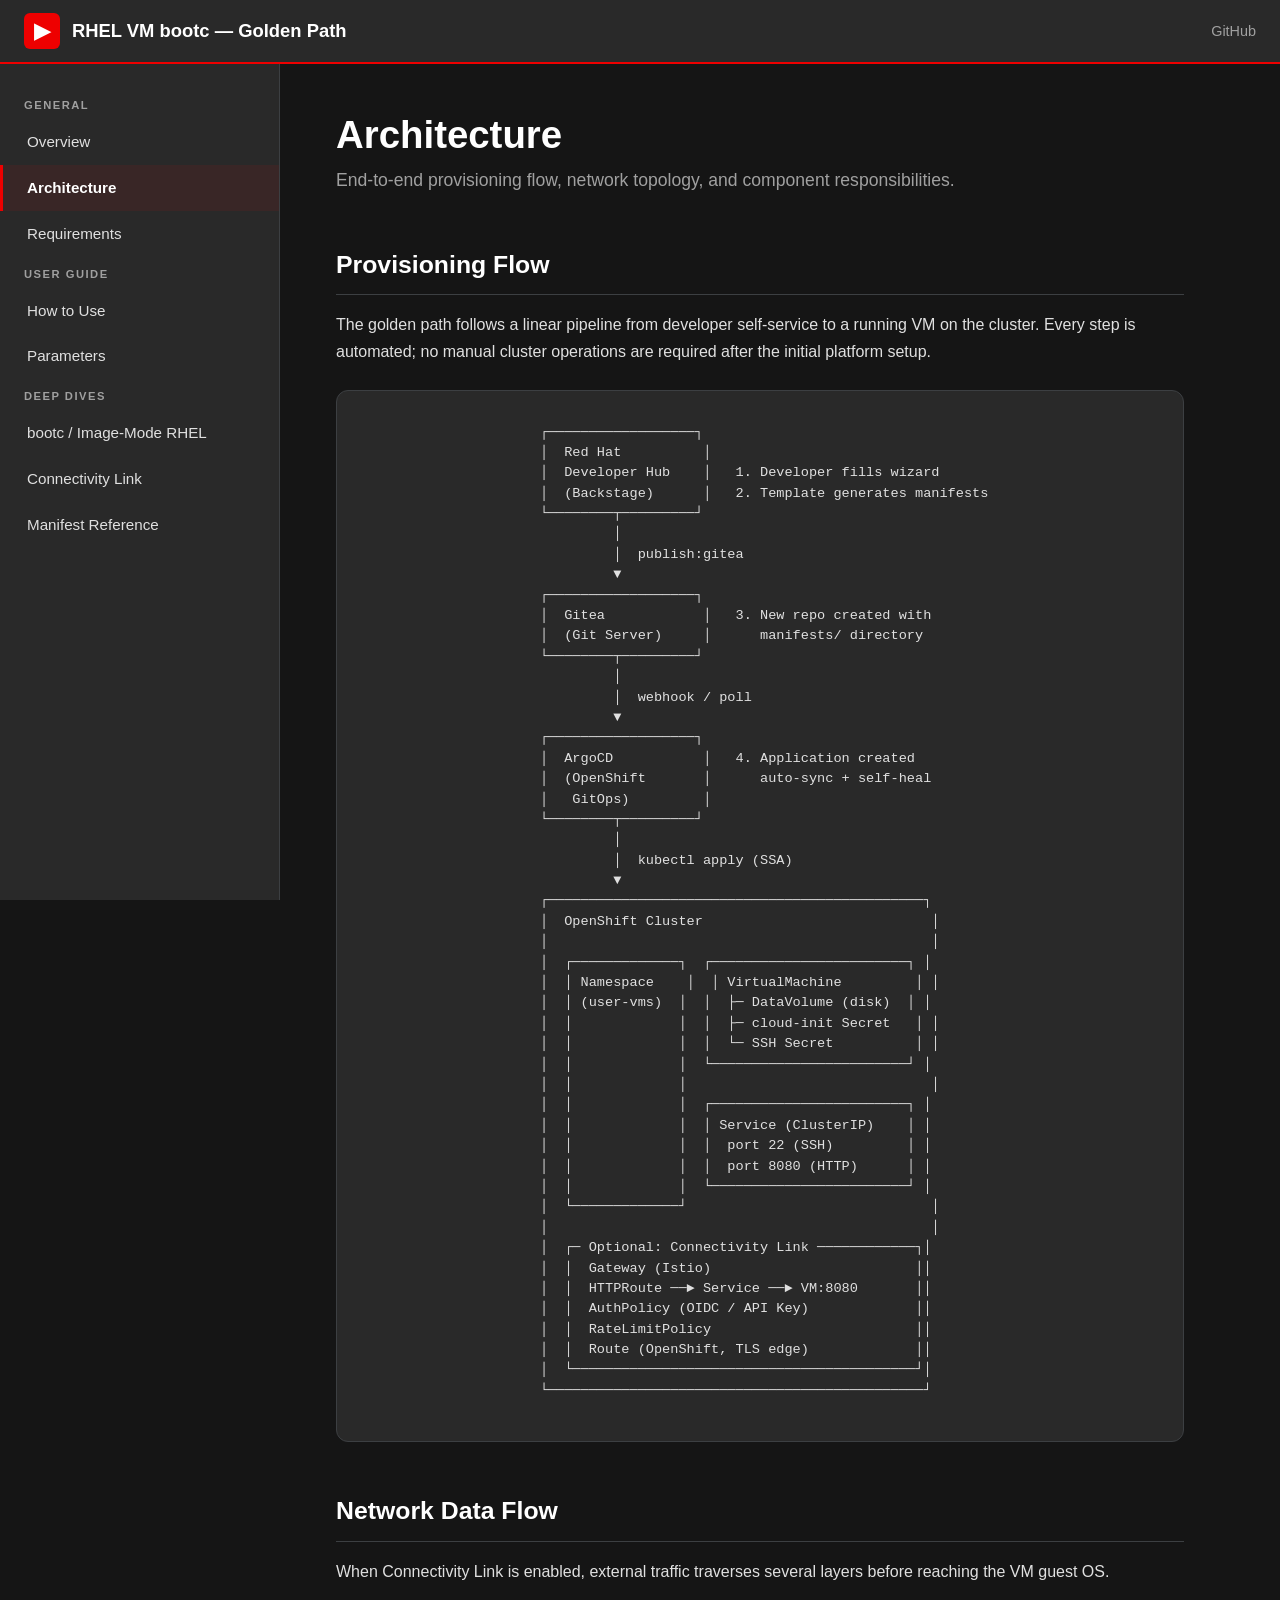
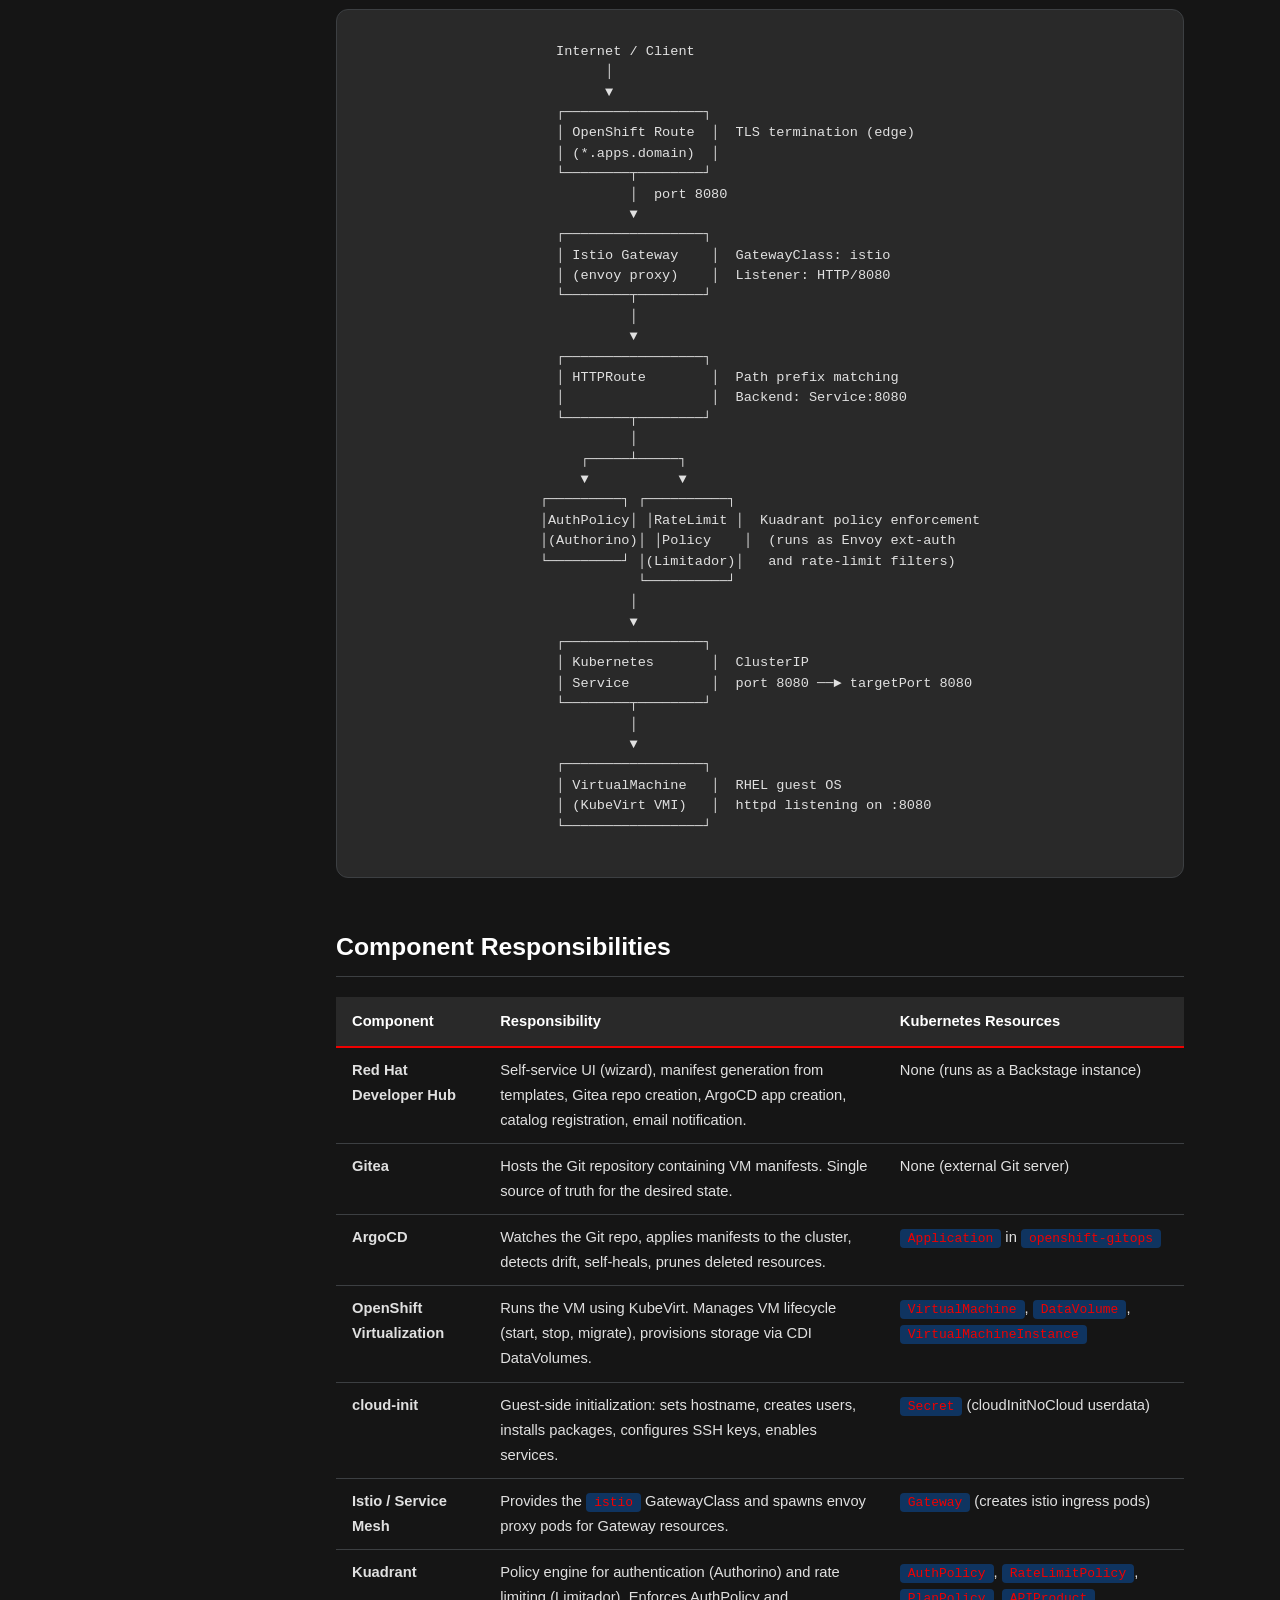
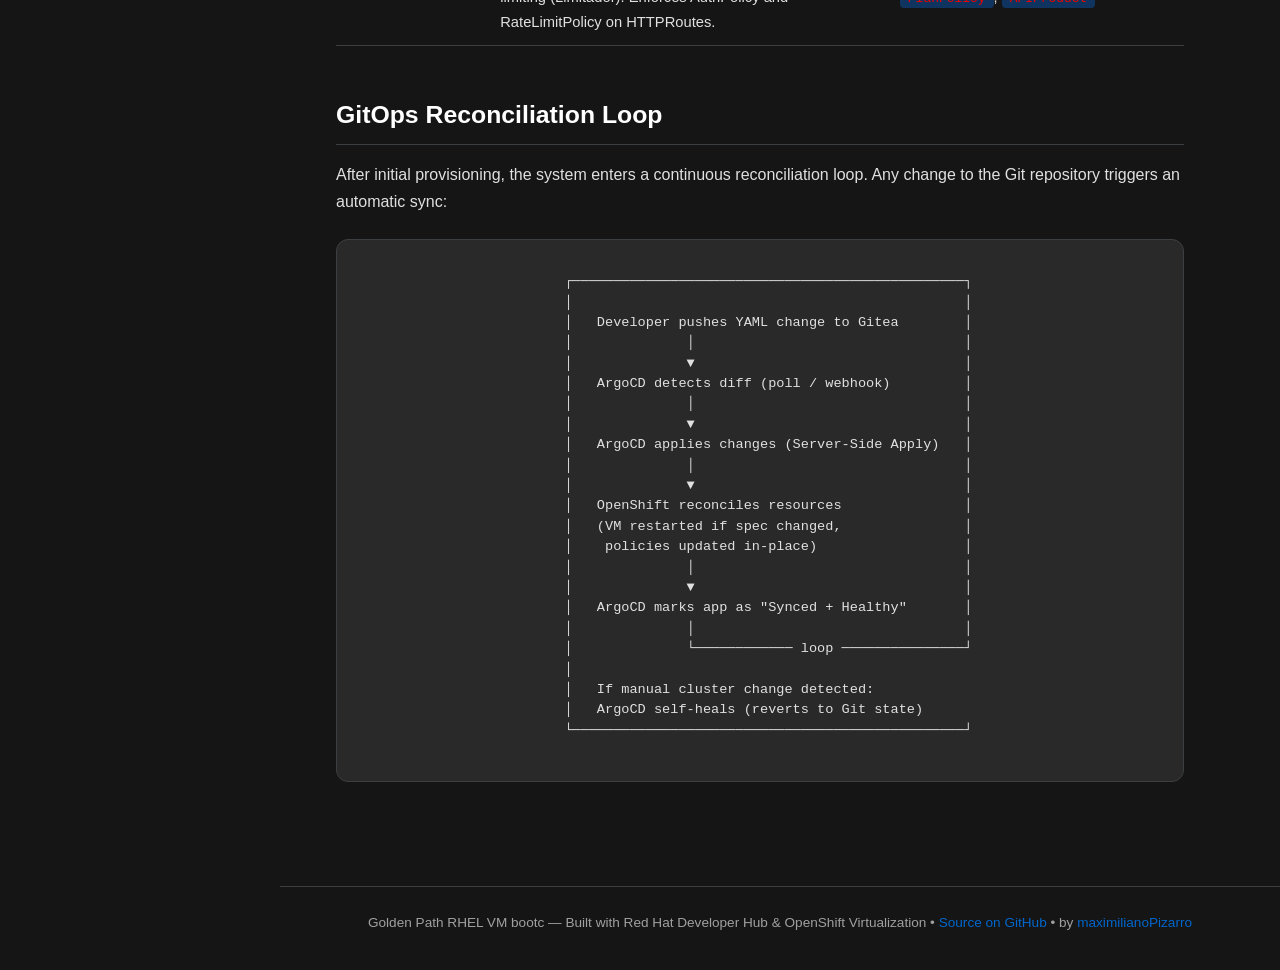
<file: docs/architecture.html>
<!DOCTYPE html>
<html lang="en">
<head>
  <meta charset="UTF-8">
  <meta name="viewport" content="width=device-width, initial-scale=1.0">
  <title>Architecture &mdash; RHEL VM bootc Golden Path</title>
  <link rel="stylesheet" href="css/style.css">
</head>
<body>
  <header class="site-header">
    <button class="hamburger" aria-label="Menu">&#9776;</button>
    <a href="index.html" class="logo">
      <span class="hat">&#9654;</span>
      RHEL VM bootc &mdash; Golden Path
    </a>
    <div class="header-links">
      <a href="https://github.com/maximilianoPizarro/golden-path-rhel-bootc" target="_blank">GitHub</a>
    </div>
  </header>
  <div class="sidebar-overlay"></div>
  <div class="layout">
    <aside class="sidebar">
      <nav>
        <span class="nav-section">General</span>
        <a href="index.html">Overview</a>
        <a href="architecture.html">Architecture</a>
        <a href="requirements.html">Requirements</a>
        <span class="nav-section">User Guide</span>
        <a href="usage.html">How to Use</a>
        <a href="parameters.html">Parameters</a>
        <span class="nav-section">Deep Dives</span>
        <a href="bootc.html">bootc / Image-Mode RHEL</a>
        <a href="connectivity-link.html">Connectivity Link</a>
        <a href="manifests.html">Manifest Reference</a>
      </nav>
    </aside>

    <main class="main">
      <h1>Architecture</h1>
      <p class="subtitle">
        End-to-end provisioning flow, network topology, and component responsibilities.
      </p>

      <h2>Provisioning Flow</h2>
      <p>
        The golden path follows a linear pipeline from developer self-service to a
        running VM on the cluster. Every step is automated; no manual cluster
        operations are required after the initial platform setup.
      </p>

      <div class="diagram">
<pre><code> ┌──────────────────┐
 │  Red Hat          │
 │  Developer Hub    │   1. Developer fills wizard
 │  (Backstage)      │   2. Template generates manifests
 └────────┬─────────┘
          │
          │  publish:gitea
          ▼
 ┌──────────────────┐
 │  Gitea            │   3. New repo created with
 │  (Git Server)     │      manifests/ directory
 └────────┬─────────┘
          │
          │  webhook / poll
          ▼
 ┌──────────────────┐
 │  ArgoCD           │   4. Application created
 │  (OpenShift       │      auto-sync + self-heal
 │   GitOps)         │
 └────────┬─────────┘
          │
          │  kubectl apply (SSA)
          ▼
 ┌──────────────────────────────────────────────┐
 │  OpenShift Cluster                            │
 │                                               │
 │  ┌─────────────┐  ┌────────────────────────┐ │
 │  │ Namespace    │  │ VirtualMachine         │ │
 │  │ (user-vms)  │  │  ├─ DataVolume (disk)  │ │
 │  │             │  │  ├─ cloud-init Secret   │ │
 │  │             │  │  └─ SSH Secret          │ │
 │  │             │  └────────────────────────┘ │
 │  │             │                              │
 │  │             │  ┌────────────────────────┐ │
 │  │             │  │ Service (ClusterIP)    │ │
 │  │             │  │  port 22 (SSH)         │ │
 │  │             │  │  port 8080 (HTTP)      │ │
 │  │             │  └────────────────────────┘ │
 │  └─────────────┘                              │
 │                                               │
 │  ┌─ Optional: Connectivity Link ────────────┐│
 │  │  Gateway (Istio)                         ││
 │  │  HTTPRoute ──► Service ──► VM:8080       ││
 │  │  AuthPolicy (OIDC / API Key)             ││
 │  │  RateLimitPolicy                         ││
 │  │  Route (OpenShift, TLS edge)             ││
 │  └──────────────────────────────────────────┘│
 └──────────────────────────────────────────────┘</code></pre>
      </div>

      <h2>Network Data Flow</h2>
      <p>
        When Connectivity Link is enabled, external traffic traverses several layers
        before reaching the VM guest OS.
      </p>

      <div class="diagram">
<pre><code>  Internet / Client
        │
        ▼
  ┌─────────────────┐
  │ OpenShift Route  │  TLS termination (edge)
  │ (*.apps.domain)  │
  └────────┬────────┘
           │  port 8080
           ▼
  ┌─────────────────┐
  │ Istio Gateway    │  GatewayClass: istio
  │ (envoy proxy)    │  Listener: HTTP/8080
  └────────┬────────┘
           │
           ▼
  ┌─────────────────┐
  │ HTTPRoute        │  Path prefix matching
  │                  │  Backend: Service:8080
  └────────┬────────┘
           │
     ┌─────┴─────┐
     ▼           ▼
┌─────────┐ ┌──────────┐
│AuthPolicy│ │RateLimit │  Kuadrant policy enforcement
│(Authorino)│ │Policy    │  (runs as Envoy ext-auth
└─────────┘ │(Limitador)│   and rate-limit filters)
            └──────────┘
           │
           ▼
  ┌─────────────────┐
  │ Kubernetes       │  ClusterIP
  │ Service          │  port 8080 ──► targetPort 8080
  └────────┬────────┘
           │
           ▼
  ┌─────────────────┐
  │ VirtualMachine   │  RHEL guest OS
  │ (KubeVirt VMI)   │  httpd listening on :8080
  └─────────────────┘</code></pre>
      </div>

      <h2>Component Responsibilities</h2>
      <div class="table-wrap">
        <table>
          <thead>
            <tr>
              <th>Component</th>
              <th>Responsibility</th>
              <th>Kubernetes Resources</th>
            </tr>
          </thead>
          <tbody>
            <tr>
              <td><strong>Red Hat Developer Hub</strong></td>
              <td>
                Self-service UI (wizard), manifest generation from templates,
                Gitea repo creation, ArgoCD app creation, catalog registration,
                email notification.
              </td>
              <td>None (runs as a Backstage instance)</td>
            </tr>
            <tr>
              <td><strong>Gitea</strong></td>
              <td>
                Hosts the Git repository containing VM manifests.
                Single source of truth for the desired state.
              </td>
              <td>None (external Git server)</td>
            </tr>
            <tr>
              <td><strong>ArgoCD</strong></td>
              <td>
                Watches the Git repo, applies manifests to the cluster,
                detects drift, self-heals, prunes deleted resources.
              </td>
              <td><code>Application</code> in <code>openshift-gitops</code></td>
            </tr>
            <tr>
              <td><strong>OpenShift Virtualization</strong></td>
              <td>
                Runs the VM using KubeVirt. Manages VM lifecycle (start, stop,
                migrate), provisions storage via CDI DataVolumes.
              </td>
              <td><code>VirtualMachine</code>, <code>DataVolume</code>, <code>VirtualMachineInstance</code></td>
            </tr>
            <tr>
              <td><strong>cloud-init</strong></td>
              <td>
                Guest-side initialization: sets hostname, creates users,
                installs packages, configures SSH keys, enables services.
              </td>
              <td><code>Secret</code> (cloudInitNoCloud userdata)</td>
            </tr>
            <tr>
              <td><strong>Istio / Service Mesh</strong></td>
              <td>
                Provides the <code>istio</code> GatewayClass and spawns envoy
                proxy pods for Gateway resources.
              </td>
              <td><code>Gateway</code> (creates istio ingress pods)</td>
            </tr>
            <tr>
              <td><strong>Kuadrant</strong></td>
              <td>
                Policy engine for authentication (Authorino) and rate limiting
                (Limitador). Enforces AuthPolicy and RateLimitPolicy on
                HTTPRoutes.
              </td>
              <td><code>AuthPolicy</code>, <code>RateLimitPolicy</code>, <code>PlanPolicy</code>, <code>APIProduct</code></td>
            </tr>
          </tbody>
        </table>
      </div>

      <h2>GitOps Reconciliation Loop</h2>
      <p>
        After initial provisioning, the system enters a continuous reconciliation
        loop. Any change to the Git repository triggers an automatic sync:
      </p>

      <div class="diagram">
<pre><code>  ┌────────────────────────────────────────────────┐
  │                                                │
  │   Developer pushes YAML change to Gitea        │
  │              │                                 │
  │              ▼                                 │
  │   ArgoCD detects diff (poll / webhook)         │
  │              │                                 │
  │              ▼                                 │
  │   ArgoCD applies changes (Server-Side Apply)   │
  │              │                                 │
  │              ▼                                 │
  │   OpenShift reconciles resources               │
  │   (VM restarted if spec changed,               │
  │    policies updated in-place)                  │
  │              │                                 │
  │              ▼                                 │
  │   ArgoCD marks app as "Synced + Healthy"       │
  │              │                                 │
  │              └──────────── loop ───────────────┘
  │
  │   If manual cluster change detected:
  │   ArgoCD self-heals (reverts to Git state)
  └────────────────────────────────────────────────┘</code></pre>
      </div>
    </main>
  </div>
  <footer class="site-footer">
    Golden Path RHEL VM bootc &mdash; Built with Red Hat Developer Hub &amp; OpenShift Virtualization
    &bull; <a href="https://github.com/maximilianoPizarro/golden-path-rhel-bootc" target="_blank">Source on GitHub</a>
    &bull; by <a href="https://maximilianopizarro.github.io" target="_blank">maximilianoPizarro</a>
  </footer>
  <script src="js/main.js"></script>
</body>
</html>
</file>
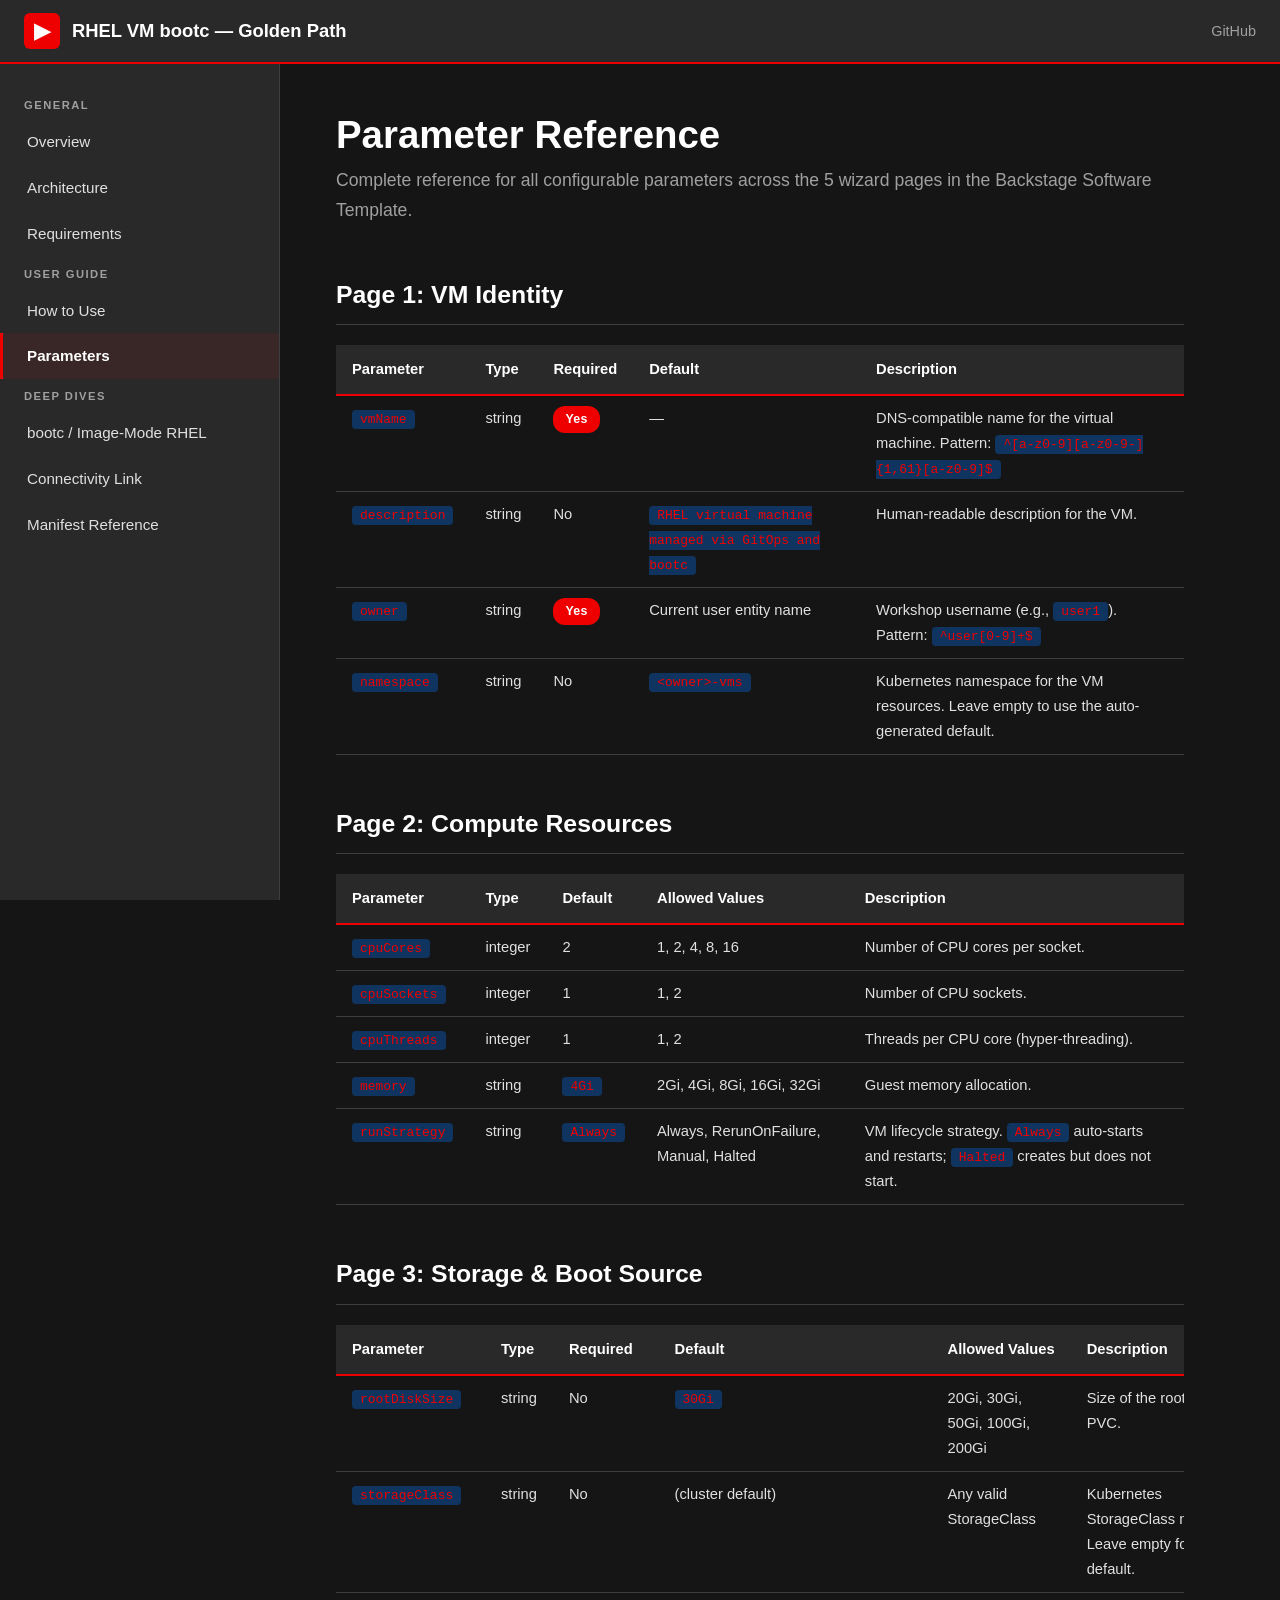
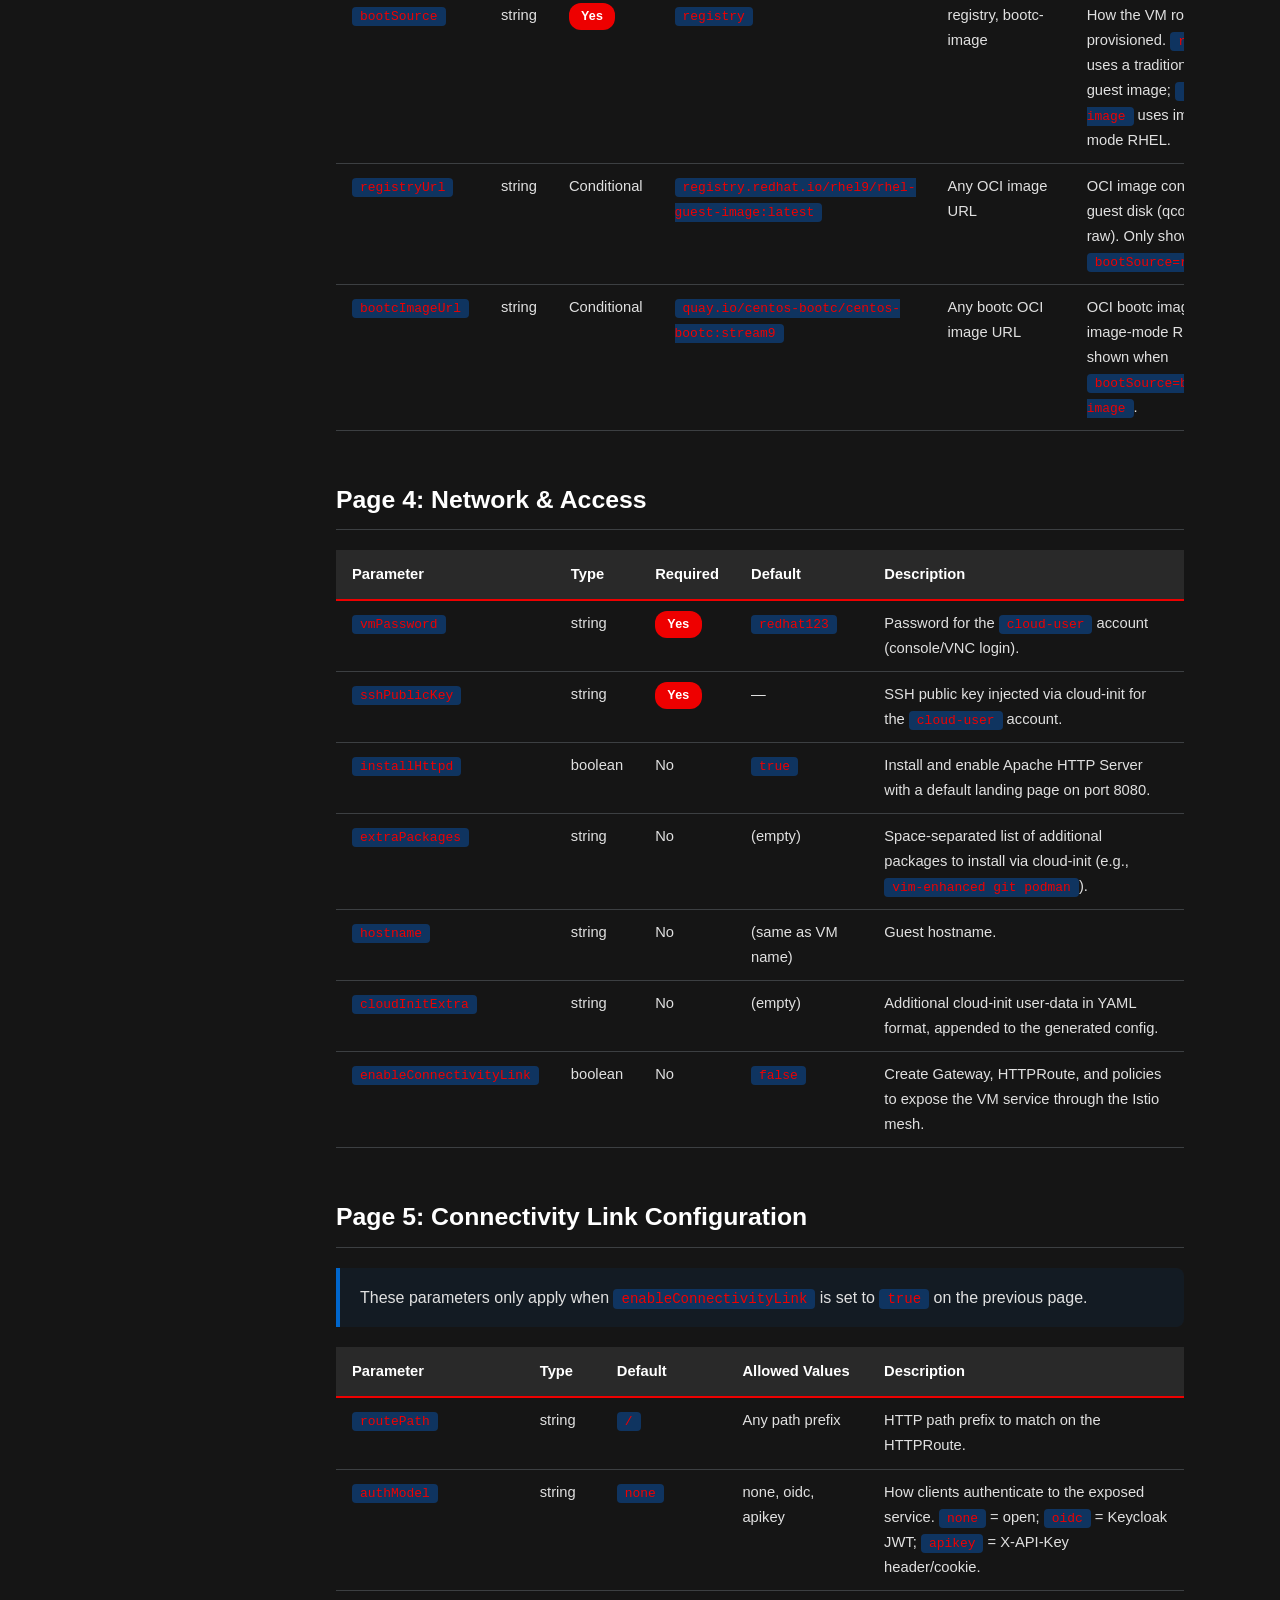
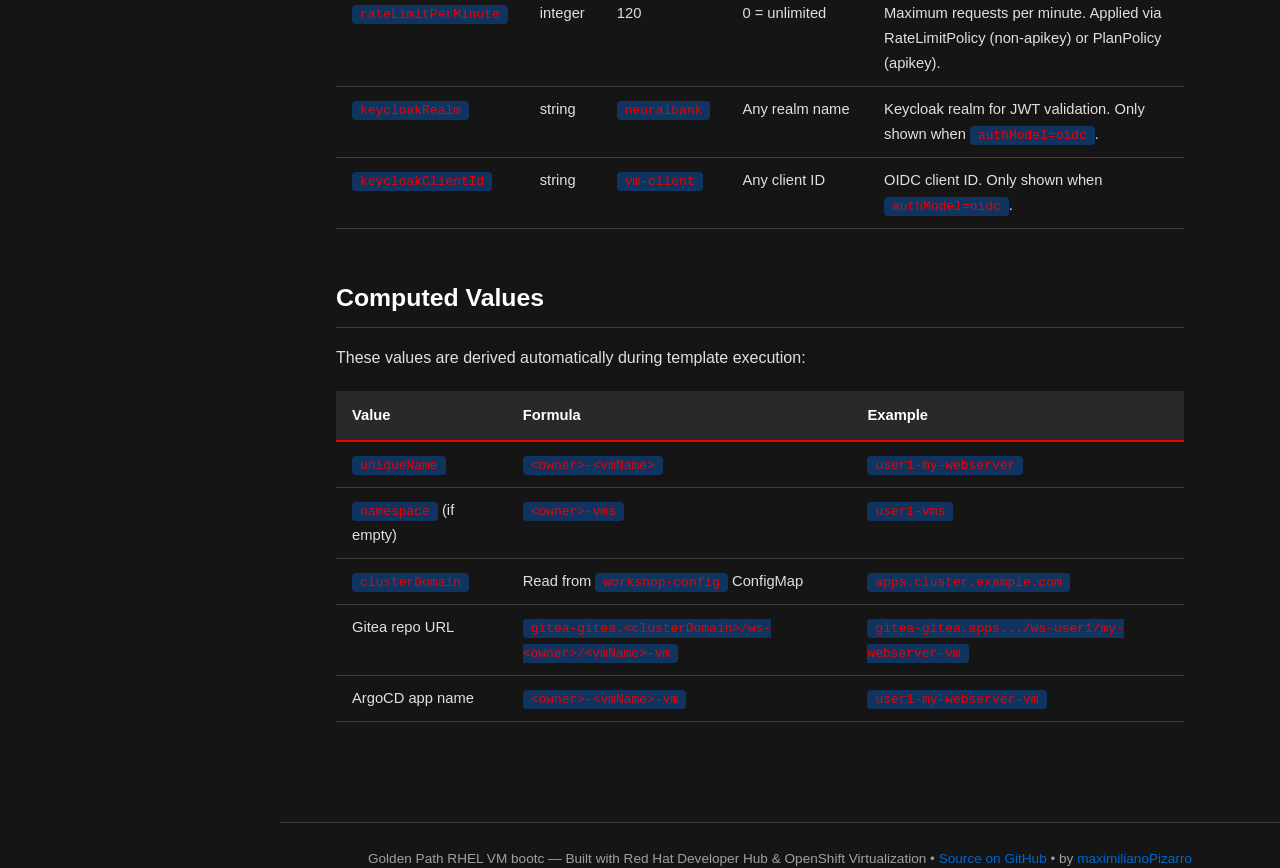
<file: docs/parameters.html>
<!DOCTYPE html>
<html lang="en">
<head>
  <meta charset="UTF-8">
  <meta name="viewport" content="width=device-width, initial-scale=1.0">
  <title>Parameters &mdash; RHEL VM bootc Golden Path</title>
  <link rel="stylesheet" href="css/style.css">
</head>
<body>
  <header class="site-header">
    <button class="hamburger" aria-label="Menu">&#9776;</button>
    <a href="index.html" class="logo">
      <span class="hat">&#9654;</span>
      RHEL VM bootc &mdash; Golden Path
    </a>
    <div class="header-links">
      <a href="https://github.com/maximilianoPizarro/golden-path-rhel-bootc" target="_blank">GitHub</a>
    </div>
  </header>
  <div class="sidebar-overlay"></div>
  <div class="layout">
    <aside class="sidebar">
      <nav>
        <span class="nav-section">General</span>
        <a href="index.html">Overview</a>
        <a href="architecture.html">Architecture</a>
        <a href="requirements.html">Requirements</a>
        <span class="nav-section">User Guide</span>
        <a href="usage.html">How to Use</a>
        <a href="parameters.html">Parameters</a>
        <span class="nav-section">Deep Dives</span>
        <a href="bootc.html">bootc / Image-Mode RHEL</a>
        <a href="connectivity-link.html">Connectivity Link</a>
        <a href="manifests.html">Manifest Reference</a>
      </nav>
    </aside>

    <main class="main">
      <h1>Parameter Reference</h1>
      <p class="subtitle">
        Complete reference for all configurable parameters across the 5 wizard pages
        in the Backstage Software Template.
      </p>

      <h2>Page 1: VM Identity</h2>
      <div class="table-wrap">
        <table>
          <thead>
            <tr>
              <th>Parameter</th>
              <th>Type</th>
              <th>Required</th>
              <th>Default</th>
              <th>Description</th>
            </tr>
          </thead>
          <tbody>
            <tr>
              <td><code>vmName</code></td>
              <td>string</td>
              <td><span class="badge badge-required">Yes</span></td>
              <td>&mdash;</td>
              <td>
                DNS-compatible name for the virtual machine.
                Pattern: <code>^[a-z0-9][a-z0-9-]{1,61}[a-z0-9]$</code>
              </td>
            </tr>
            <tr>
              <td><code>description</code></td>
              <td>string</td>
              <td>No</td>
              <td><code>RHEL virtual machine managed via GitOps and bootc</code></td>
              <td>Human-readable description for the VM.</td>
            </tr>
            <tr>
              <td><code>owner</code></td>
              <td>string</td>
              <td><span class="badge badge-required">Yes</span></td>
              <td>Current user entity name</td>
              <td>
                Workshop username (e.g., <code>user1</code>).
                Pattern: <code>^user[0-9]+$</code>
              </td>
            </tr>
            <tr>
              <td><code>namespace</code></td>
              <td>string</td>
              <td>No</td>
              <td><code>&lt;owner&gt;-vms</code></td>
              <td>
                Kubernetes namespace for the VM resources.
                Leave empty to use the auto-generated default.
              </td>
            </tr>
          </tbody>
        </table>
      </div>

      <h2>Page 2: Compute Resources</h2>
      <div class="table-wrap">
        <table>
          <thead>
            <tr>
              <th>Parameter</th>
              <th>Type</th>
              <th>Default</th>
              <th>Allowed Values</th>
              <th>Description</th>
            </tr>
          </thead>
          <tbody>
            <tr>
              <td><code>cpuCores</code></td>
              <td>integer</td>
              <td>2</td>
              <td>1, 2, 4, 8, 16</td>
              <td>Number of CPU cores per socket.</td>
            </tr>
            <tr>
              <td><code>cpuSockets</code></td>
              <td>integer</td>
              <td>1</td>
              <td>1, 2</td>
              <td>Number of CPU sockets.</td>
            </tr>
            <tr>
              <td><code>cpuThreads</code></td>
              <td>integer</td>
              <td>1</td>
              <td>1, 2</td>
              <td>Threads per CPU core (hyper-threading).</td>
            </tr>
            <tr>
              <td><code>memory</code></td>
              <td>string</td>
              <td><code>4Gi</code></td>
              <td>2Gi, 4Gi, 8Gi, 16Gi, 32Gi</td>
              <td>Guest memory allocation.</td>
            </tr>
            <tr>
              <td><code>runStrategy</code></td>
              <td>string</td>
              <td><code>Always</code></td>
              <td>Always, RerunOnFailure, Manual, Halted</td>
              <td>
                VM lifecycle strategy. <code>Always</code> auto-starts and restarts;
                <code>Halted</code> creates but does not start.
              </td>
            </tr>
          </tbody>
        </table>
      </div>

      <h2>Page 3: Storage &amp; Boot Source</h2>
      <div class="table-wrap">
        <table>
          <thead>
            <tr>
              <th>Parameter</th>
              <th>Type</th>
              <th>Required</th>
              <th>Default</th>
              <th>Allowed Values</th>
              <th>Description</th>
            </tr>
          </thead>
          <tbody>
            <tr>
              <td><code>rootDiskSize</code></td>
              <td>string</td>
              <td>No</td>
              <td><code>30Gi</code></td>
              <td>20Gi, 30Gi, 50Gi, 100Gi, 200Gi</td>
              <td>Size of the root disk PVC.</td>
            </tr>
            <tr>
              <td><code>storageClass</code></td>
              <td>string</td>
              <td>No</td>
              <td>(cluster default)</td>
              <td>Any valid StorageClass</td>
              <td>Kubernetes StorageClass name. Leave empty for cluster default.</td>
            </tr>
            <tr>
              <td><code>bootSource</code></td>
              <td>string</td>
              <td><span class="badge badge-required">Yes</span></td>
              <td><code>registry</code></td>
              <td>registry, bootc-image</td>
              <td>
                How the VM root disk is provisioned.
                <code>registry</code> uses a traditional RHEL guest image;
                <code>bootc-image</code> uses image-mode RHEL.
              </td>
            </tr>
            <tr>
              <td><code>registryUrl</code></td>
              <td>string</td>
              <td>Conditional</td>
              <td><code>registry.redhat.io/rhel9/rhel-guest-image:latest</code></td>
              <td>Any OCI image URL</td>
              <td>
                OCI image containing the guest disk (qcow2 or raw).
                Only shown when <code>bootSource=registry</code>.
              </td>
            </tr>
            <tr>
              <td><code>bootcImageUrl</code></td>
              <td>string</td>
              <td>Conditional</td>
              <td><code>quay.io/centos-bootc/centos-bootc:stream9</code></td>
              <td>Any bootc OCI image URL</td>
              <td>
                OCI bootc image for image-mode RHEL.
                Only shown when <code>bootSource=bootc-image</code>.
              </td>
            </tr>
          </tbody>
        </table>
      </div>

      <h2>Page 4: Network &amp; Access</h2>
      <div class="table-wrap">
        <table>
          <thead>
            <tr>
              <th>Parameter</th>
              <th>Type</th>
              <th>Required</th>
              <th>Default</th>
              <th>Description</th>
            </tr>
          </thead>
          <tbody>
            <tr>
              <td><code>vmPassword</code></td>
              <td>string</td>
              <td><span class="badge badge-required">Yes</span></td>
              <td><code>redhat123</code></td>
              <td>Password for the <code>cloud-user</code> account (console/VNC login).</td>
            </tr>
            <tr>
              <td><code>sshPublicKey</code></td>
              <td>string</td>
              <td><span class="badge badge-required">Yes</span></td>
              <td>&mdash;</td>
              <td>SSH public key injected via cloud-init for the <code>cloud-user</code> account.</td>
            </tr>
            <tr>
              <td><code>installHttpd</code></td>
              <td>boolean</td>
              <td>No</td>
              <td><code>true</code></td>
              <td>Install and enable Apache HTTP Server with a default landing page on port 8080.</td>
            </tr>
            <tr>
              <td><code>extraPackages</code></td>
              <td>string</td>
              <td>No</td>
              <td>(empty)</td>
              <td>Space-separated list of additional packages to install via cloud-init (e.g., <code>vim-enhanced git podman</code>).</td>
            </tr>
            <tr>
              <td><code>hostname</code></td>
              <td>string</td>
              <td>No</td>
              <td>(same as VM name)</td>
              <td>Guest hostname.</td>
            </tr>
            <tr>
              <td><code>cloudInitExtra</code></td>
              <td>string</td>
              <td>No</td>
              <td>(empty)</td>
              <td>Additional cloud-init user-data in YAML format, appended to the generated config.</td>
            </tr>
            <tr>
              <td><code>enableConnectivityLink</code></td>
              <td>boolean</td>
              <td>No</td>
              <td><code>false</code></td>
              <td>Create Gateway, HTTPRoute, and policies to expose the VM service through the Istio mesh.</td>
            </tr>
          </tbody>
        </table>
      </div>

      <h2>Page 5: Connectivity Link Configuration</h2>
      <div class="callout">
        These parameters only apply when <code>enableConnectivityLink</code> is set to <code>true</code>
        on the previous page.
      </div>
      <div class="table-wrap">
        <table>
          <thead>
            <tr>
              <th>Parameter</th>
              <th>Type</th>
              <th>Default</th>
              <th>Allowed Values</th>
              <th>Description</th>
            </tr>
          </thead>
          <tbody>
            <tr>
              <td><code>routePath</code></td>
              <td>string</td>
              <td><code>/</code></td>
              <td>Any path prefix</td>
              <td>HTTP path prefix to match on the HTTPRoute.</td>
            </tr>
            <tr>
              <td><code>authModel</code></td>
              <td>string</td>
              <td><code>none</code></td>
              <td>none, oidc, apikey</td>
              <td>
                How clients authenticate to the exposed service.
                <code>none</code> = open; <code>oidc</code> = Keycloak JWT;
                <code>apikey</code> = X-API-Key header/cookie.
              </td>
            </tr>
            <tr>
              <td><code>rateLimitPerMinute</code></td>
              <td>integer</td>
              <td>120</td>
              <td>0 = unlimited</td>
              <td>Maximum requests per minute. Applied via RateLimitPolicy (non-apikey) or PlanPolicy (apikey).</td>
            </tr>
            <tr>
              <td><code>keycloakRealm</code></td>
              <td>string</td>
              <td><code>neuralbank</code></td>
              <td>Any realm name</td>
              <td>Keycloak realm for JWT validation. Only shown when <code>authModel=oidc</code>.</td>
            </tr>
            <tr>
              <td><code>keycloakClientId</code></td>
              <td>string</td>
              <td><code>vm-client</code></td>
              <td>Any client ID</td>
              <td>OIDC client ID. Only shown when <code>authModel=oidc</code>.</td>
            </tr>
          </tbody>
        </table>
      </div>

      <h2>Computed Values</h2>
      <p>These values are derived automatically during template execution:</p>
      <div class="table-wrap">
        <table>
          <thead>
            <tr>
              <th>Value</th>
              <th>Formula</th>
              <th>Example</th>
            </tr>
          </thead>
          <tbody>
            <tr>
              <td><code>uniqueName</code></td>
              <td><code>&lt;owner&gt;-&lt;vmName&gt;</code></td>
              <td><code>user1-my-webserver</code></td>
            </tr>
            <tr>
              <td><code>namespace</code> (if empty)</td>
              <td><code>&lt;owner&gt;-vms</code></td>
              <td><code>user1-vms</code></td>
            </tr>
            <tr>
              <td><code>clusterDomain</code></td>
              <td>Read from <code>workshop-config</code> ConfigMap</td>
              <td><code>apps.cluster.example.com</code></td>
            </tr>
            <tr>
              <td>Gitea repo URL</td>
              <td><code>gitea-gitea.&lt;clusterDomain&gt;/ws-&lt;owner&gt;/&lt;vmName&gt;-vm</code></td>
              <td><code>gitea-gitea.apps.../ws-user1/my-webserver-vm</code></td>
            </tr>
            <tr>
              <td>ArgoCD app name</td>
              <td><code>&lt;owner&gt;-&lt;vmName&gt;-vm</code></td>
              <td><code>user1-my-webserver-vm</code></td>
            </tr>
          </tbody>
        </table>
      </div>
    </main>
  </div>
  <footer class="site-footer">
    Golden Path RHEL VM bootc &mdash; Built with Red Hat Developer Hub &amp; OpenShift Virtualization
    &bull; <a href="https://github.com/maximilianoPizarro/golden-path-rhel-bootc" target="_blank">Source on GitHub</a>
    &bull; by <a href="https://maximilianopizarro.github.io" target="_blank">maximilianoPizarro</a>
  </footer>
  <script src="js/main.js"></script>
</body>
</html>
</file>
<file: docs/css/style.css>
:root {
  --rh-red: #EE0000;
  --rh-red-dark: #C00;
  --rh-bg: #151515;
  --rh-card: #292929;
  --rh-card-border: #3C3F42;
  --rh-text: #E0E0E0;
  --rh-text-muted: #A0A0A0;
  --rh-blue: #0066CC;
  --rh-blue-dark: #004C99;
  --rh-code-bg: #0F3460;
  --rh-sidebar-w: 280px;
  --rh-header-h: 64px;
}

* { margin: 0; padding: 0; box-sizing: border-box; }

html { scroll-behavior: smooth; }

body {
  font-family: "Red Hat Text", "Red Hat Display", -apple-system, BlinkMacSystemFont, "Segoe UI", Roboto, Helvetica, Arial, sans-serif;
  background: var(--rh-bg);
  color: var(--rh-text);
  line-height: 1.7;
  min-height: 100vh;
  display: flex;
  flex-direction: column;
}

/* ── Header ─────────────────────────────────────────────── */
.site-header {
  position: fixed;
  top: 0; left: 0; right: 0;
  height: var(--rh-header-h);
  background: var(--rh-card);
  border-bottom: 2px solid var(--rh-red);
  display: flex;
  align-items: center;
  padding: 0 24px;
  z-index: 1000;
  gap: 16px;
}

.site-header .logo {
  display: flex;
  align-items: center;
  gap: 12px;
  text-decoration: none;
  color: #fff;
  font-weight: 700;
  font-size: 1.15rem;
  white-space: nowrap;
}

.site-header .logo .hat {
  width: 36px;
  height: 36px;
  background: var(--rh-red);
  border-radius: 6px;
  display: flex;
  align-items: center;
  justify-content: center;
  font-size: 1.3rem;
  flex-shrink: 0;
}

.hamburger {
  display: none;
  background: none;
  border: none;
  color: #fff;
  font-size: 1.6rem;
  cursor: pointer;
  padding: 4px 8px;
}

.header-links {
  margin-left: auto;
  display: flex;
  gap: 16px;
  align-items: center;
}

.header-links a {
  color: var(--rh-text-muted);
  text-decoration: none;
  font-size: 0.9rem;
  transition: color 0.2s;
}

.header-links a:hover { color: #fff; }

/* ── Layout ─────────────────────────────────────────────── */
.layout {
  display: flex;
  margin-top: var(--rh-header-h);
  flex: 1;
}

/* ── Sidebar ────────────────────────────────────────────── */
.sidebar {
  position: fixed;
  top: var(--rh-header-h);
  left: 0;
  bottom: 0;
  width: var(--rh-sidebar-w);
  background: var(--rh-card);
  border-right: 1px solid var(--rh-card-border);
  padding: 24px 0;
  overflow-y: auto;
  z-index: 900;
  transition: transform 0.3s ease;
}

.sidebar nav { display: flex; flex-direction: column; }

.sidebar .nav-section {
  padding: 8px 24px 4px;
  font-size: 0.7rem;
  text-transform: uppercase;
  letter-spacing: 1.5px;
  color: var(--rh-text-muted);
  font-weight: 700;
}

.sidebar a {
  display: block;
  padding: 10px 24px;
  color: var(--rh-text);
  text-decoration: none;
  font-size: 0.95rem;
  border-left: 3px solid transparent;
  transition: all 0.2s;
}

.sidebar a:hover {
  background: rgba(255, 255, 255, 0.05);
  color: #fff;
}

.sidebar a.active {
  border-left-color: var(--rh-red);
  background: rgba(238, 0, 0, 0.08);
  color: #fff;
  font-weight: 600;
}

/* ── Main Content ───────────────────────────────────────── */
.main {
  margin-left: var(--rh-sidebar-w);
  flex: 1;
  padding: 48px 56px 80px;
  max-width: 960px;
  min-width: 0;
}

.main h1 {
  font-size: 2.4rem;
  font-weight: 700;
  color: #fff;
  margin-bottom: 8px;
  line-height: 1.2;
}

.main .subtitle {
  font-size: 1.1rem;
  color: var(--rh-text-muted);
  margin-bottom: 40px;
}

.main h2 {
  font-size: 1.55rem;
  font-weight: 700;
  color: #fff;
  margin-top: 48px;
  margin-bottom: 16px;
  padding-bottom: 8px;
  border-bottom: 1px solid var(--rh-card-border);
}

.main h3 {
  font-size: 1.2rem;
  font-weight: 600;
  color: #fff;
  margin-top: 32px;
  margin-bottom: 12px;
}

.main p { margin-bottom: 16px; }

.main ul, .main ol {
  margin-bottom: 16px;
  padding-left: 24px;
}

.main li { margin-bottom: 6px; }

.main a {
  color: var(--rh-blue);
  text-decoration: none;
  border-bottom: 1px solid transparent;
  transition: border-color 0.2s;
}

.main a:hover { border-bottom-color: var(--rh-blue); }

/* ── Cards ──────────────────────────────────────────────── */
.card-grid {
  display: grid;
  grid-template-columns: repeat(auto-fill, minmax(260px, 1fr));
  gap: 20px;
  margin: 24px 0;
}

.card {
  background: var(--rh-card);
  border: 1px solid var(--rh-card-border);
  border-radius: 12px;
  padding: 28px 24px;
  transition: border-color 0.2s, transform 0.2s;
}

.card:hover {
  border-color: var(--rh-red);
  transform: translateY(-2px);
}

.card h3 {
  margin-top: 0;
  margin-bottom: 8px;
  font-size: 1.1rem;
}

.card p {
  font-size: 0.92rem;
  color: var(--rh-text-muted);
  margin-bottom: 0;
}

.card .icon {
  font-size: 2rem;
  margin-bottom: 12px;
  display: block;
}

/* ── Tables ─────────────────────────────────────────────── */
.table-wrap { overflow-x: auto; margin: 20px 0; }

table {
  width: 100%;
  border-collapse: collapse;
  font-size: 0.92rem;
}

thead th {
  background: var(--rh-card);
  color: #fff;
  font-weight: 600;
  text-align: left;
  padding: 12px 16px;
  border-bottom: 2px solid var(--rh-red);
  white-space: nowrap;
}

tbody td {
  padding: 10px 16px;
  border-bottom: 1px solid var(--rh-card-border);
  vertical-align: top;
}

tbody tr:hover { background: rgba(255, 255, 255, 0.03); }

/* ── Code blocks ────────────────────────────────────────── */
code {
  font-family: "Red Hat Mono", "JetBrains Mono", "Fira Code", monospace;
  font-size: 0.88em;
}

:not(pre) > code {
  background: var(--rh-code-bg);
  color: var(--rh-red);
  padding: 2px 8px;
  border-radius: 4px;
}

pre {
  background: #0D1117;
  border: 1px solid var(--rh-card-border);
  border-radius: 8px;
  padding: 20px 24px;
  overflow-x: auto;
  margin: 16px 0 24px;
  line-height: 1.5;
}

pre code {
  color: var(--rh-text);
  font-size: 0.85rem;
}

/* ── Badges ─────────────────────────────────────────────── */
.badge {
  display: inline-block;
  padding: 3px 12px;
  border-radius: 12px;
  font-size: 0.78rem;
  font-weight: 600;
  letter-spacing: 0.3px;
}

.badge-required { background: var(--rh-red); color: #fff; }
.badge-optional { background: var(--rh-blue); color: #fff; }
.badge-core     { background: #4A154B; color: #fff; }

/* ── Alert / Callout ────────────────────────────────────── */
.callout {
  border-left: 4px solid var(--rh-blue);
  background: rgba(0, 102, 204, 0.08);
  padding: 16px 20px;
  border-radius: 0 8px 8px 0;
  margin: 20px 0;
}

.callout.warning {
  border-left-color: #F0AB00;
  background: rgba(240, 171, 0, 0.08);
}

.callout.danger {
  border-left-color: var(--rh-red);
  background: rgba(238, 0, 0, 0.08);
}

.callout strong { color: #fff; }

/* ── Hero ───────────────────────────────────────────────── */
.hero {
  background: linear-gradient(135deg, var(--rh-card) 0%, #1a1a2e 100%);
  border: 1px solid var(--rh-card-border);
  border-radius: 16px;
  padding: 48px 40px;
  margin-bottom: 40px;
  text-align: center;
}

.hero h1 { font-size: 2.6rem; margin-bottom: 16px; }

.hero .subtitle { font-size: 1.15rem; max-width: 680px; margin: 0 auto 28px; }

.btn {
  display: inline-block;
  padding: 12px 32px;
  border-radius: 6px;
  font-weight: 600;
  font-size: 1rem;
  text-decoration: none;
  transition: background 0.2s, transform 0.1s;
}

.btn-primary {
  background: var(--rh-red);
  color: #fff;
}

.btn-primary:hover {
  background: var(--rh-red-dark);
  transform: translateY(-1px);
}

.btn-secondary {
  background: var(--rh-card);
  color: #fff;
  border: 1px solid var(--rh-card-border);
  margin-left: 12px;
}

.btn-secondary:hover {
  border-color: var(--rh-text-muted);
}

/* ── Diagram ────────────────────────────────────────────── */
.diagram {
  background: var(--rh-card);
  border: 1px solid var(--rh-card-border);
  border-radius: 12px;
  padding: 32px;
  margin: 24px 0;
  overflow-x: auto;
  text-align: center;
}

.diagram pre {
  background: transparent;
  border: none;
  display: inline-block;
  text-align: left;
  margin: 0;
  padding: 0;
}

/* ── Steps ──────────────────────────────────────────────── */
.steps { counter-reset: step; list-style: none; padding-left: 0; }

.steps li {
  counter-increment: step;
  padding: 20px 24px 20px 72px;
  position: relative;
  margin-bottom: 16px;
  background: var(--rh-card);
  border: 1px solid var(--rh-card-border);
  border-radius: 10px;
}

.steps li::before {
  content: counter(step);
  position: absolute;
  left: 20px;
  top: 18px;
  width: 36px;
  height: 36px;
  background: var(--rh-red);
  color: #fff;
  border-radius: 50%;
  display: flex;
  align-items: center;
  justify-content: center;
  font-weight: 700;
  font-size: 1rem;
}

.steps li strong { color: #fff; }

/* ── Footer ─────────────────────────────────────────────── */
.site-footer {
  margin-left: var(--rh-sidebar-w);
  padding: 24px 56px;
  border-top: 1px solid var(--rh-card-border);
  color: var(--rh-text-muted);
  font-size: 0.85rem;
  text-align: center;
}

.site-footer a { color: var(--rh-blue); text-decoration: none; }

/* ── Responsive ─────────────────────────────────────────── */
@media (max-width: 900px) {
  .hamburger { display: block; }

  .sidebar {
    transform: translateX(-100%);
  }

  .sidebar.open {
    transform: translateX(0);
    box-shadow: 4px 0 24px rgba(0,0,0,0.5);
  }

  .main {
    margin-left: 0;
    padding: 32px 20px 60px;
  }

  .site-footer { margin-left: 0; padding: 24px 20px; }

  .hero { padding: 32px 20px; }
  .hero h1 { font-size: 1.8rem; }

  .main h1 { font-size: 1.8rem; }

  .card-grid { grid-template-columns: 1fr; }
}

/* ── Overlay for mobile sidebar ─────────────────────────── */
.sidebar-overlay {
  display: none;
  position: fixed;
  inset: 0;
  background: rgba(0,0,0,0.5);
  z-index: 899;
}

.sidebar-overlay.active { display: block; }

/* ── hljs overrides ─────────────────────────────────────── */
.hljs { background: transparent !important; padding: 0 !important; }
</file>
